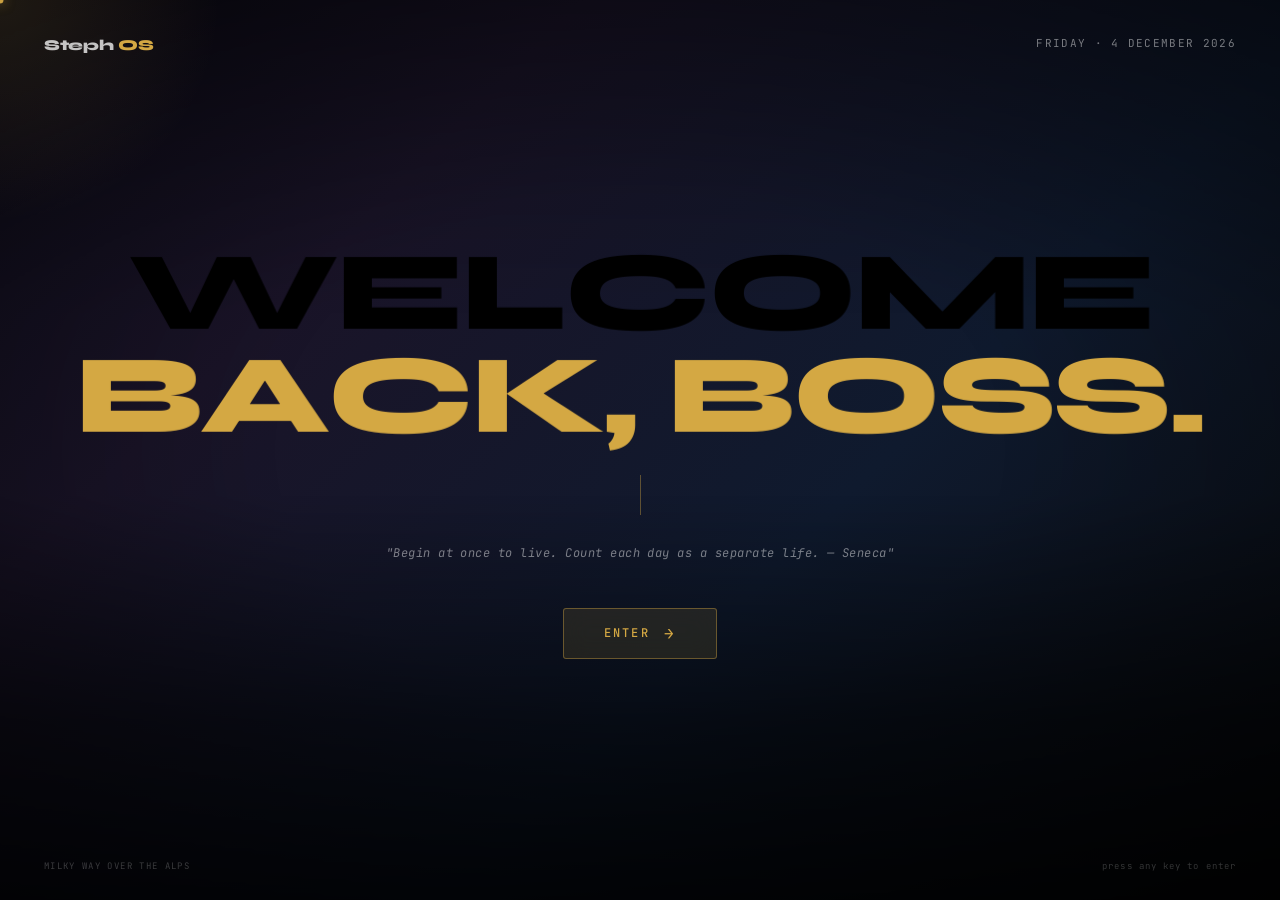
<file: landing.html>
<!DOCTYPE html>
<html lang="en">
<head>
<meta charset="UTF-8">
<meta name="viewport" content="width=device-width, initial-scale=1.0">
<meta name="apple-mobile-web-app-capable" content="yes">
<meta name="apple-mobile-web-app-status-bar-style" content="black-translucent">
<title>Steph OS</title>
<link rel="preconnect" href="https://fonts.googleapis.com">
<link rel="preconnect" href="https://fonts.gstatic.com" crossorigin>
<link href="https://fonts.googleapis.com/css2?family=Syne:wght@400;700;800&family=JetBrains+Mono:wght@300;400;500&display=swap" rel="stylesheet">
<style>
*, *::before, *::after { box-sizing: border-box; margin: 0; padding: 0; }

html, body {
  height: 100%;
  overflow: hidden;
  background: #000;
  cursor: none;
}

/* ── BACKGROUND ── */
#bg {
  position: fixed;
  inset: -8%;
  background-size: cover;
  background-position: center;
  transition: transform 0.08s linear;
  z-index: 0;
  filter: brightness(0.65) saturate(1.15);
  will-change: transform;
}

/* Fallback gradient (no internet) */
#bg.fallback {
  background: linear-gradient(135deg, #0a0a14 0%, #1a1428 30%, #0f1a2e 60%, #080808 100%);
  filter: none;
}

/* ── OVERLAYS ── */
.overlay-top {
  position: fixed;
  inset: 0;
  background: linear-gradient(
    180deg,
    rgba(0,0,0,0.3) 0%,
    rgba(0,0,0,0.0) 35%,
    rgba(0,0,0,0.0) 55%,
    rgba(0,0,0,0.55) 80%,
    rgba(0,0,0,0.80) 100%
  );
  z-index: 1;
}

.overlay-vignette {
  position: fixed;
  inset: 0;
  background: radial-gradient(ellipse at center, transparent 40%, rgba(0,0,0,0.4) 100%);
  z-index: 2;
}

/* ── CUSTOM CURSOR ── */
.cursor-glow {
  position: fixed;
  width: 480px;
  height: 480px;
  border-radius: 50%;
  background: radial-gradient(circle, rgba(212,168,67,0.12) 0%, transparent 65%);
  transform: translate(-50%, -50%);
  pointer-events: none;
  z-index: 3;
  transition: opacity 0.4s ease;
  mix-blend-mode: screen;
}

.cursor-dot {
  position: fixed;
  width: 7px;
  height: 7px;
  border-radius: 50%;
  background: rgba(212,168,67,0.95);
  transform: translate(-50%, -50%);
  pointer-events: none;
  z-index: 200;
  transition: width 0.15s, height 0.15s, background 0.15s;
  box-shadow: 0 0 12px rgba(212,168,67,0.6);
}

.cursor-dot.hovering {
  width: 12px;
  height: 12px;
  background: rgba(240,200,96,1);
}

/* ── UI CHROME ── */
.top-left {
  position: fixed;
  top: 36px;
  left: 44px;
  z-index: 50;
  display: flex;
  flex-direction: column;
  gap: 4px;
}

.logo {
  font-family: 'Syne', sans-serif;
  font-size: 15px;
  font-weight: 800;
  letter-spacing: -0.3px;
  color: rgba(255,255,255,0.75);
  pointer-events: none;
}
.logo span { color: #d4a843; }

.top-right {
  position: fixed;
  top: 36px;
  right: 44px;
  z-index: 50;
  text-align: right;
}

.date-line {
  font-family: 'JetBrains Mono', monospace;
  font-size: 11px;
  letter-spacing: 0.12em;
  text-transform: uppercase;
  color: rgba(255,255,255,0.45);
}

/* ── MAIN CONTENT ── */
.content {
  position: relative;
  z-index: 10;
  height: 100vh;
  display: flex;
  flex-direction: column;
  align-items: center;
  justify-content: center;
  padding: 40px 24px;
  text-align: center;
  gap: 0;
}

/* ── TITLE ── */
.title-block {
  margin-bottom: 28px;
  line-height: 1;
}

.title-line {
  font-family: 'Syne', sans-serif;
  font-size: clamp(54px, 9.5vw, 112px);
  font-weight: 800;
  letter-spacing: -3px;
  line-height: 0.92;
  user-select: none;
  white-space: nowrap;
}

.title-line.line2 { color: #d4a843; }

.char {
  display: inline-block;
  will-change: transform;
  transition: transform 0.35s cubic-bezier(0.23, 1, 0.32, 1),
              text-shadow 0.25s ease,
              color 0.25s ease;
}

/* Entrance animation */
@keyframes charSlideIn {
  from { opacity: 0; transform: translateY(40px) skewY(4deg); }
  to   { opacity: 1; transform: translateY(0) skewY(0deg); }
}

.char.entering {
  opacity: 0;
  animation: charSlideIn 0.7s cubic-bezier(0.16, 1, 0.3, 1) forwards;
}

/* ── DIVIDER LINE ── */
.divider {
  width: 1px;
  height: 0;
  background: rgba(212,168,67,0.4);
  margin: 0 auto 28px;
  animation: growLine 0.6s ease 1.2s forwards;
}

@keyframes growLine {
  to { height: 40px; }
}

/* ── QUOTE ── */
.quote {
  font-family: 'JetBrains Mono', monospace;
  font-size: 12px;
  color: rgba(255,255,255,0.45);
  letter-spacing: 0.04em;
  max-width: 520px;
  line-height: 1.7;
  font-style: italic;
  margin-bottom: 44px;
  opacity: 0;
  animation: fadeUp 0.8s ease 1.3s forwards;
}

/* ── ENTER BUTTON ── */
.enter-btn {
  display: inline-flex;
  align-items: center;
  gap: 14px;
  padding: 14px 40px;
  background: rgba(212,168,67,0.12);
  border: 1px solid rgba(212,168,67,0.4);
  color: #d4a843;
  font-family: 'JetBrains Mono', monospace;
  font-size: 12px;
  font-weight: 500;
  letter-spacing: 0.18em;
  text-transform: uppercase;
  text-decoration: none;
  border-radius: 3px;
  backdrop-filter: blur(12px);
  transition: all 0.3s cubic-bezier(0.23, 1, 0.3, 1);
  cursor: none;
  opacity: 0;
  animation: fadeUp 0.8s ease 1.6s forwards;
}

.enter-btn:hover {
  background: rgba(212,168,67,0.22);
  border-color: rgba(212,168,67,0.75);
  color: #f0c860;
  transform: translateY(-3px);
  box-shadow: 0 12px 40px rgba(212,168,67,0.18), 0 0 0 1px rgba(212,168,67,0.15);
}

.enter-arrow {
  font-size: 16px;
  transition: transform 0.3s cubic-bezier(0.23, 1, 0.3, 1);
  display: inline-block;
}

.enter-btn:hover .enter-arrow { transform: translateX(8px); }

/* ── BOTTOM ── */
.bottom-bar {
  position: fixed;
  bottom: 28px;
  left: 0;
  right: 0;
  z-index: 50;
  padding: 0 44px;
  display: flex;
  justify-content: space-between;
  align-items: flex-end;
  pointer-events: none;
}

.img-scene {
  font-family: 'JetBrains Mono', monospace;
  font-size: 9px;
  letter-spacing: 0.15em;
  text-transform: uppercase;
  color: rgba(255,255,255,0.22);
}

.keyboard-hint {
  font-family: 'JetBrains Mono', monospace;
  font-size: 9px;
  letter-spacing: 0.12em;
  color: rgba(255,255,255,0.2);
}

/* ── ANIMATIONS ── */
@keyframes fadeUp {
  from { opacity: 0; transform: translateY(16px); }
  to   { opacity: 1; transform: translateY(0); }
}

/* ── MOBILE ── */
@media (max-width: 640px) {
  html, body { cursor: auto; overflow: auto; }
  .title-line { font-size: clamp(40px, 14vw, 70px); letter-spacing: -1.5px; }
  .top-left { top: 24px; left: 20px; }
  .top-right { top: 24px; right: 20px; }
  .bottom-bar { padding: 0 20px; }
  .cursor-glow, .cursor-dot { display: none; }
  .keyboard-hint { display: none; }
}

@media (hover: none) {
  .cursor-glow, .cursor-dot { display: none; }
  html, body { cursor: auto; }
}
</style>
</head>
<body>

<div id="bg"></div>
<div class="overlay-top"></div>
<div class="overlay-vignette"></div>

<!-- Custom cursor -->
<div class="cursor-glow" id="cursor-glow"></div>
<div class="cursor-dot"  id="cursor-dot"></div>

<!-- Top chrome -->
<div class="top-left">
  <div class="logo">Steph <span>OS</span></div>
</div>
<div class="top-right">
  <div class="date-line" id="date-line">—</div>
</div>

<!-- Centre content -->
<div class="content">
  <div class="title-block">
    <div class="title-line line1" id="t1">WELCOME</div>
    <div class="title-line line2" id="t2">BACK, BOSS.</div>
  </div>
  <div class="divider"></div>
  <p class="quote" id="landing-quote"></p>
  <a href="steph-os.html" class="enter-btn" id="enter-btn">
    Enter <span class="enter-arrow">→</span>
  </a>
</div>

<!-- Bottom bar -->
<div class="bottom-bar">
  <div class="img-scene" id="img-scene">—</div>
  <div class="keyboard-hint">press any key to enter</div>
</div>

<script>
'use strict';

// ── DATE ──────────────────────────────────────────────────────
const DAYS   = ['Sunday','Monday','Tuesday','Wednesday','Thursday','Friday','Saturday'];
const MONTHS = ['January','February','March','April','May','June','July','August','September','October','November','December'];
const now    = new Date();
const doy    = Math.floor((now - new Date(now.getFullYear(), 0, 0)) / 86400000); // day of year

document.getElementById('date-line').textContent =
  DAYS[now.getDay()] + ' · ' + now.getDate() + ' ' + MONTHS[now.getMonth()] + ' ' + now.getFullYear();

// ── BACKGROUNDS ───────────────────────────────────────────────
// Curated Unsplash landscape photos — mountains, sky, vast terrain
const SCENES = [
  { url: 'https://images.unsplash.com/photo-1464822759023-fed622ff2c3b', label: 'Mountains in morning fog' },
  { url: 'https://images.unsplash.com/photo-1506905925346-21bda4d32df4', label: 'Himalayan peak' },
  { url: 'https://images.unsplash.com/photo-1519681393784-d120267933ba', label: 'Milky Way over the Alps' },
  { url: 'https://images.unsplash.com/photo-1501854140801-50d01698950b', label: 'Aerial mountain range' },
  { url: 'https://images.unsplash.com/photo-1476514525535-07fb3b4ae5f1', label: 'Alpine lake reflection' },
  { url: 'https://images.unsplash.com/photo-1454496522488-7a8e488e8606', label: 'Jagged alpine peaks' },
  { url: 'https://images.unsplash.com/photo-1472214103451-9374bd1c798e', label: 'Open valley at dusk' },
  { url: 'https://images.unsplash.com/photo-1505118380757-91f5f5632de0', label: 'Endless ocean horizon' },
  { url: 'https://images.unsplash.com/photo-1441974231531-c6227db76b6e', label: 'Cathedral forest' },
  { url: 'https://images.unsplash.com/photo-1518173946687-a4c8892bbd9f', label: 'Saharan sand dunes' },
  { url: 'https://images.unsplash.com/photo-1470252649378-9c29740c9fa8', label: 'Golden hour summit' },
  { url: 'https://images.unsplash.com/photo-1529528744093-6f8abeee511d', label: 'Dramatic storm clouds' },
  { url: 'https://images.unsplash.com/photo-1500534314209-a25ddb2bd429', label: 'Valley at first light' },
  { url: 'https://images.unsplash.com/photo-1480497490787-505ec076689f', label: 'Mist-covered mountains' },
  { url: 'https://images.unsplash.com/photo-1433477155337-9aea4e790195', label: 'Waterfall in the wild' },
  { url: 'https://images.unsplash.com/photo-1493514789931-586cb221d7a7', label: 'Frozen tundra' },
  { url: 'https://images.unsplash.com/photo-1547200166-b79655f0b7fd', label: 'Dark volcanic range' },
  { url: 'https://images.unsplash.com/photo-1499346030926-9a72daac6c63', label: 'Lightning over the mountains' },
  { url: 'https://images.unsplash.com/photo-1508739773434-c26b3d09e071', label: 'Still mountain lake' },
  { url: 'https://images.unsplash.com/photo-1501785888041-af3ef285b470', label: 'Vast wilderness horizon' },
  { url: 'https://images.unsplash.com/photo-1418985991508-e47386d96a71', label: 'Stars over the peaks' },
  { url: 'https://images.unsplash.com/photo-1444464666168-49d633b86797', label: 'Ocean and cliffs at dawn' },
  { url: 'https://images.unsplash.com/photo-1490750967868-88df5691cc40', label: 'Ice fields at blue hour' },
  { url: 'https://images.unsplash.com/photo-1559827260-dc66d52bef19', label: 'Endless savanna' },
  { url: 'https://images.unsplash.com/photo-1562408590-e32931084e23', label: 'Northern fjord' },
  { url: 'https://images.unsplash.com/photo-1557456170-0cf4f4d0d362', label: 'Mountain at sunrise fire' },
  { url: 'https://images.unsplash.com/photo-1520962880247-cfaf541c8724', label: 'Cloud sea above the peaks' },
  { url: 'https://images.unsplash.com/photo-1445307806294-bff7f67ff225', label: 'Emerald highland valley' },
];

const scene = SCENES[doy % SCENES.length];
const bgEl  = document.getElementById('bg');
document.getElementById('img-scene').textContent = scene.label;

// Load image — fallback to gradient if it fails
const img = new Image();
img.onload = () => {
  bgEl.style.backgroundImage = `url('${scene.url}?w=1920&h=1080&fit=crop&q=80&auto=format')`;
  bgEl.classList.remove('fallback');
};
img.onerror = () => bgEl.classList.add('fallback');
img.src = `${scene.url}?w=1920&h=1080&fit=crop&q=80&auto=format`;
bgEl.classList.add('fallback'); // start with fallback until loaded

// ── QUOTES ───────────────────────────────────────────────────
const QUOTES = [
  "You have power over your mind — not outside events. Realise this. — Marcus Aurelius",
  "We are what we repeatedly do. Excellence is not an act, but a habit. — Aristotle",
  "Begin at once to live. Count each day as a separate life. — Seneca",
  "The obstacle is the way. — Marcus Aurelius",
  "You have the right to act, but never to the fruits of action. — Bhagavad Gita",
  "Luck is what happens when preparation meets opportunity. — Seneca",
  "No man is free who is not master of himself. — Epictetus",
  "Day by day, what you choose and what you do is who you become. — Heraclitus",
  "Character is destiny. — Heraclitus",
  "The soul becomes dyed with the colour of its thoughts. — Marcus Aurelius",
  "What you seek is seeking you. — Rumi",
  "Fear not. What is not real, never was and never will be. — Bhagavad Gita",
  "A river cuts through rock not by power, but by persistence. — Unknown",
  "We suffer more in imagination than in reality. — Seneca",
  "The market rewards patience. Do the work. — Unknown",
  "Big results require big ambitions. — Heraclitus",
  "Plant trees under whose shade you do not plan to sit. — Hindu proverb",
  "You don't rise to your goals. You fall to your systems. — James Clear",
  "Victorious warriors win first — then go to war. — Sun Tzu",
  "First say to yourself what you would be; then do what you have to do. — Epictetus",
  "The present moment always will have been. — Eckhart Tolle",
  "Difficulties strengthen the mind, as labour does the body. — Seneca",
  "A gem cannot be polished without friction. — Seneca",
  "He who conquers his mind conquers his greatest enemy. — Bhagavad Gita 6:6",
  "What you do in the dark puts you in the light. — Unknown",
  "Confine yourself to the present. — Marcus Aurelius",
  "Do not be afraid of tomorrow; look back and you'll see the strength you had yesterday. — Unknown",
  "Your future self is watching you right now through your memories. — Aubrey de Grey",
];

document.getElementById('landing-quote').textContent =
  '"' + QUOTES[doy % QUOTES.length] + '"';

// ── MAGNETIC TITLE ────────────────────────────────────────────
const allChars = [];

function buildTitle(id, delay0) {
  const el   = document.getElementById(id);
  const text = el.textContent;
  el.innerHTML = '';

  text.split('').forEach((ch, i) => {
    const span = document.createElement('span');
    span.className    = 'char entering';
    span.textContent  = ch === ' ' ? ' ' : ch;
    span.style.animationDelay = (delay0 + i * 0.038) + 's';
    // After entrance animation, remove class so transitions take over
    span.addEventListener('animationend', () => span.classList.remove('entering'), { once: true });
    el.appendChild(span);
    allChars.push(span);
  });
}

buildTitle('t1', 0.1);
buildTitle('t2', 0.45);

// ── MOUSE / TOUCH INTERACTION ─────────────────────────────────
const glowEl   = document.getElementById('cursor-glow');
const dotEl    = document.getElementById('cursor-dot');
const enterBtn = document.getElementById('enter-btn');
let   rafId    = null;
let   mouseX   = window.innerWidth  / 2;
let   mouseY   = window.innerHeight / 2;

function onMouseMove(e) {
  mouseX = e.clientX;
  mouseY = e.clientY;

  // Move cursor elements
  glowEl.style.left = mouseX + 'px';
  glowEl.style.top  = mouseY + 'px';
  dotEl.style.left  = mouseX + 'px';
  dotEl.style.top   = mouseY + 'px';

  // Parallax background
  const px = (mouseX / window.innerWidth  - 0.5) * 28;
  const py = (mouseY / window.innerHeight - 0.5) * 18;
  bgEl.style.transform = `scale(1.12) translate(${px}px, ${py}px)`;

  // Magnetic character repulsion
  allChars.forEach(char => {
    const rect = char.getBoundingClientRect();
    const cx   = rect.left + rect.width  / 2;
    const cy   = rect.top  + rect.height / 2;
    const dx   = mouseX - cx;
    const dy   = mouseY - cy;
    const dist = Math.sqrt(dx * dx + dy * dy);
    const R    = 170; // influence radius

    if (dist < R && dist > 0) {
      const t       = 1 - dist / R;
      const force   = t * t;            // quadratic — sharp near cursor
      const angle   = Math.atan2(dy, dx);
      const rx      = -Math.cos(angle) * force * 62;
      const ry      = -Math.sin(angle) * force * 42;
      const rot     = dx * force * 0.07;
      const sc      = 1 + force * 0.18;
      const glow    = Math.round(force * 32);
      char.style.transform  = `translate(${rx}px,${ry}px) rotate(${rot}deg) scale(${sc})`;
      char.style.textShadow = `0 0 ${glow}px rgba(212,168,67,${(force * 0.9).toFixed(2)})`;
      char.style.color      = `rgba(255,255,255,${(0.75 + force * 0.25).toFixed(2)})`;
    } else {
      char.style.transform  = '';
      char.style.textShadow = '';
      char.style.color      = '';
    }
  });
}

document.addEventListener('mousemove', onMouseMove);

document.addEventListener('mouseleave', () => {
  allChars.forEach(ch => {
    ch.style.transform  = '';
    ch.style.textShadow = '';
    ch.style.color      = '';
  });
});

// Hover state on enter button changes cursor dot
enterBtn.addEventListener('mouseenter', () => dotEl.classList.add('hovering'));
enterBtn.addEventListener('mouseleave', () => dotEl.classList.remove('hovering'));

// Touch parallax (mobile)
document.addEventListener('touchmove', e => {
  const t  = e.touches[0];
  const px = (t.clientX / window.innerWidth  - 0.5) * 16;
  const py = (t.clientY / window.innerHeight - 0.5) * 10;
  bgEl.style.transform = `scale(1.08) translate(${px}px, ${py}px)`;
}, { passive: true });

// Keyboard shortcut — any key goes to app
document.addEventListener('keydown', e => {
  if (!['Tab','Shift','Meta','Alt','Control','CapsLock'].includes(e.key)) {
    window.location.href = 'steph-os.html';
  }
});

// Hide custom cursor on touch-only devices
if (window.matchMedia('(hover: none)').matches) {
  glowEl.style.display = 'none';
  dotEl.style.display  = 'none';
  document.documentElement.style.cursor = 'auto';
  document.body.style.cursor = 'auto';
}
</script>
</body>
</html>
</file>
